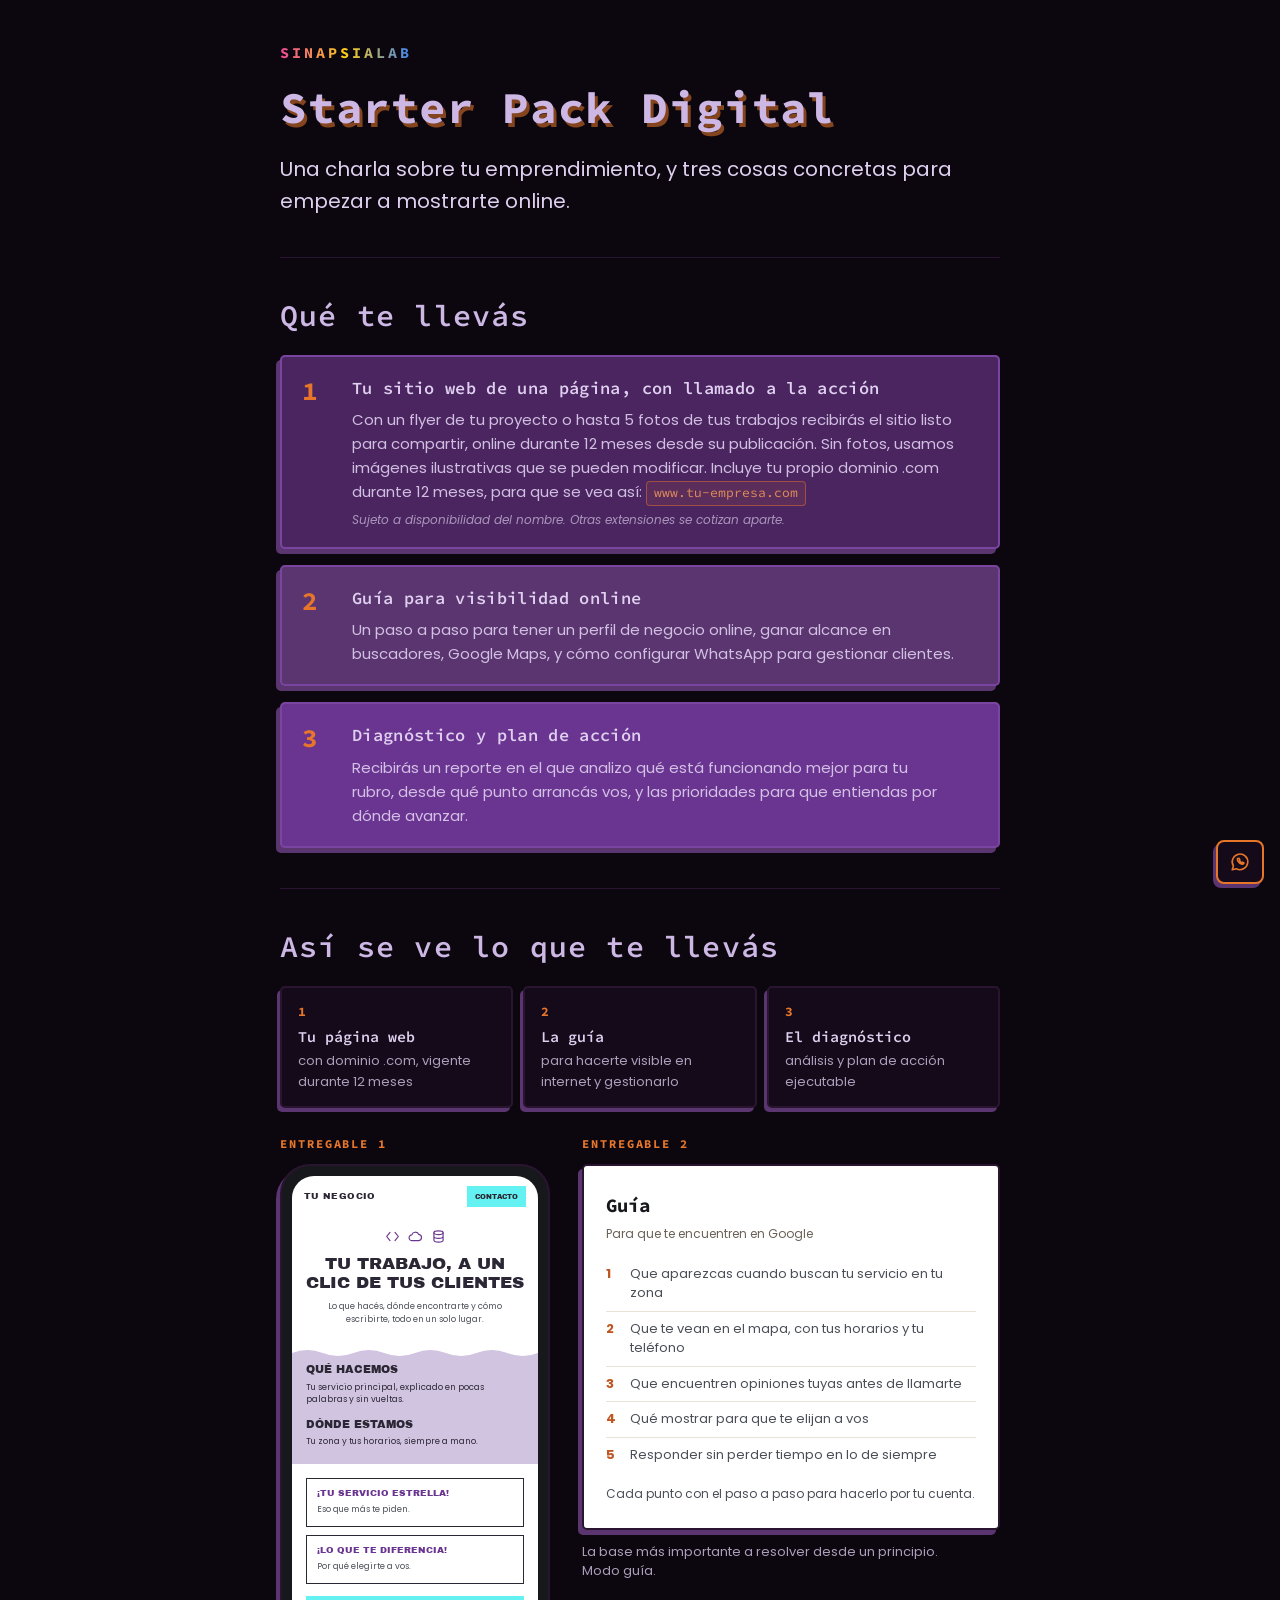
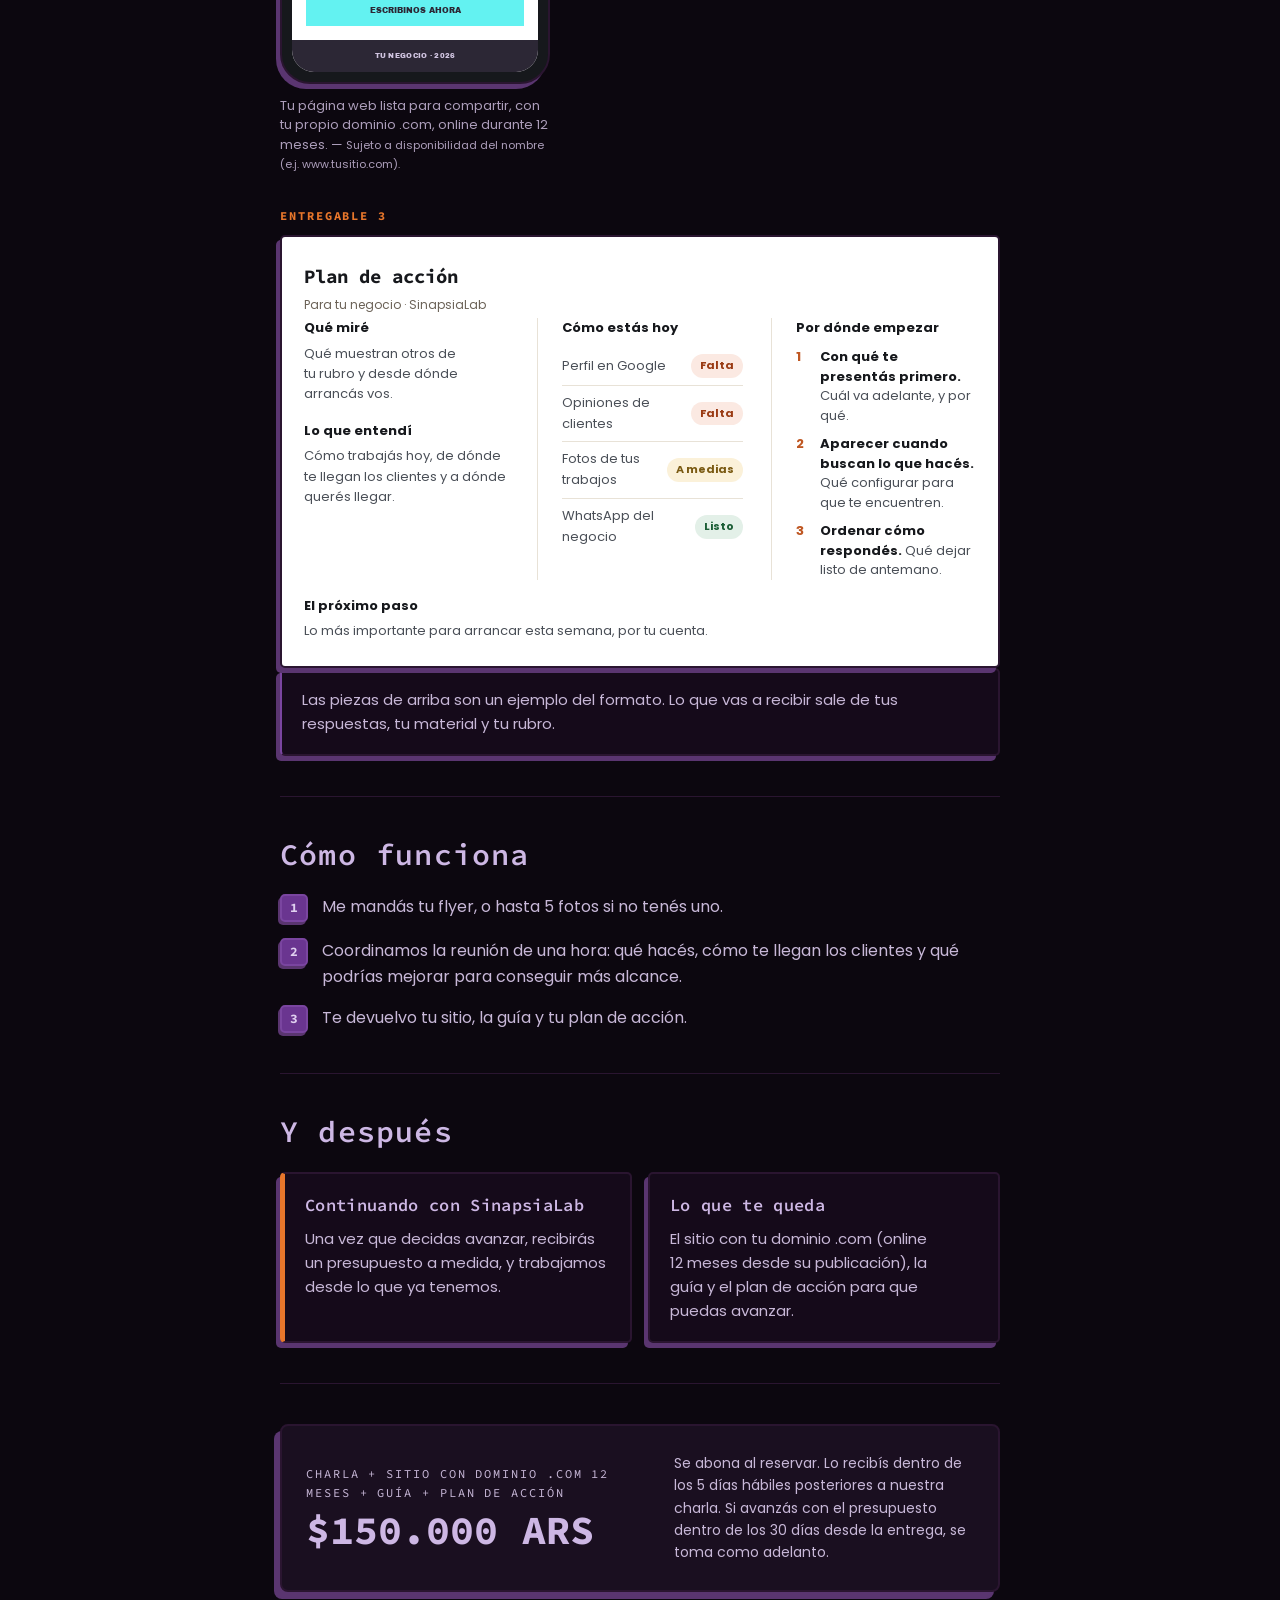
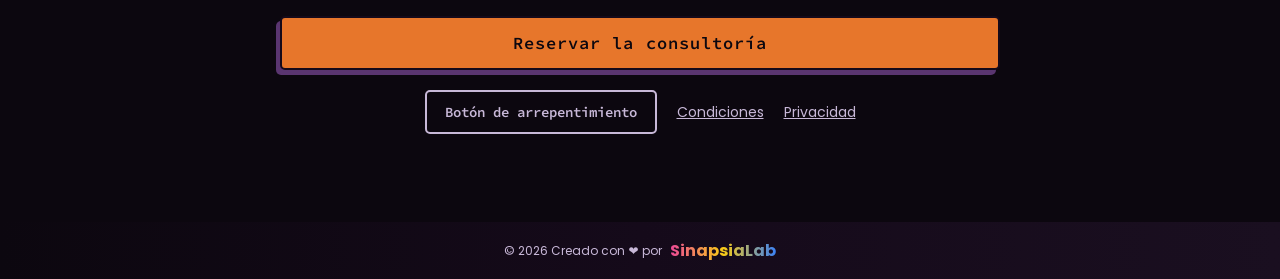
<file: index.html>
<!doctype html>
<html lang="es">
  <head>
    <meta charset="utf-8" />
    <meta
      name="viewport"
      content="width=device-width, initial-scale=1, viewport-fit=cover"
    />
    <title>Starter Pack Digital — SinapsiaLab</title>
    <meta
      name="description"
      content="Una charla sobre tu emprendimiento y tres cosas concretas para empezar a mostrarte online: tu sitio de una página con llamado a la acción, una guía para emprendedores y tu plan de acción."
    />
    <link rel="canonical" href="https://starter.sinapsialab.com/" />
    <link rel="icon" href="favicon.ico" sizes="any" />

    <meta property="og:type" content="website" />
    <meta property="og:site_name" content="SinapsiaLab" />
    <meta property="og:url" content="https://starter.sinapsialab.com/" />
    <meta property="og:title" content="Starter Pack Digital — SinapsiaLab" />
    <meta
      property="og:description"
      content="Tu sitio con llamado a la acción, una guía para emprendedores y tu plan de acción. Todo a partir de una charla."
    />
    <meta
      property="og:image"
      content="https://starter.sinapsialab.com/assets/og-starter.png"
    />
    <meta property="og:image:width" content="1200" />
    <meta property="og:image:height" content="630" />
    <meta
      property="og:image:alt"
      content="Starter Pack Digital: una charla, tu sitio de una página, una guía y un plan de acción."
    />

    <meta name="twitter:card" content="summary_large_image" />
    <meta name="twitter:title" content="Starter Pack Digital — SinapsiaLab" />
    <meta
      name="twitter:description"
      content="Tu sitio con llamado a la acción, una guía para emprendedores y tu plan de acción. Todo a partir de una charla."
    />
    <meta
      name="twitter:image"
      content="https://starter.sinapsialab.com/assets/og-starter.png"
    />

    <link
      rel="stylesheet"
      href="https://fonts.googleapis.com/css2?family=Poppins:wght@300;400;500;600;700&family=Source+Code+Pro:wght@300;400;600;700&family=Archivo+Black&display=swap"
    />
    <link rel="stylesheet" href="assets/css/tokens.css" />
    <link rel="stylesheet" href="assets/css/base.css" />
    <link rel="stylesheet" href="assets/css/layout.css" />
    <link rel="stylesheet" href="assets/css/components.css" />
    <link rel="stylesheet" href="assets/css/print.css" />
  </head>
  <body>
    <main class="wrap">
      <section>
        <a
          class="eyebrow"
          href="https://www.sinapsialab.com"
          target="_blank"
          rel="noopener noreferrer"
          >SinapsiaLab</a
        >
        <h1>Starter Pack Digital</h1>
        <p class="lede">
          Una charla sobre tu emprendimiento, y tres cosas concretas para
          empezar a mostrarte online.
        </p>
      </section>

      <section>
        <h2>Qué te llevás</h2>
        <div class="items">
          <div class="item">
            <div class="item__n">1</div>
            <div class="item__b">
              <h3>Tu sitio web de una página, con llamado a la acción</h3>
              <p>
                Con un flyer de tu proyecto o hasta 5 fotos de tus trabajos
                recibirás el sitio listo para compartir, online durante 12 meses
                desde su publicación. Sin fotos, usamos imágenes ilustrativas
                que se pueden modificar. Incluye tu propio dominio .com durante
                12 meses, para que se vea así:
                <span class="url-badge">www.<wbr />tu-empresa.com</span>
                <span class="item__note"
                  >Sujeto a disponibilidad del nombre. Otras extensiones se
                  cotizan aparte.</span
                >
              </p>
            </div>
          </div>
          <div class="item">
            <div class="item__n">2</div>
            <div class="item__b">
              <h3>Guía para visibilidad online</h3>
              <p>
                Un paso a paso para tener un perfil de negocio online, ganar
                alcance en buscadores, Google Maps, y cómo configurar WhatsApp
                para gestionar clientes.
              </p>
            </div>
          </div>
          <div class="item">
            <div class="item__n">3</div>
            <div class="item__b">
              <h3>Diagnóstico y plan de acción</h3>
              <p>
                Recibirás un reporte en el que analizo qué está funcionando
                mejor para tu rubro, desde qué punto arrancás vos, y las
                prioridades para que entiendas por dónde avanzar.
              </p>
            </div>
          </div>
        </div>
      </section>

      <section>
        <h2>Así se ve lo que te llevás</h2>
        <ol class="pieces">
          <li class="piece">
            <span class="piece__n">1</span>
            <span class="piece__t">Tu página web</span>
            <span class="piece__d">con dominio .com, vigente durante 12 meses</span>
          </li>
          <li class="piece">
            <span class="piece__n">2</span>
            <span class="piece__t">La guía</span>
            <span class="piece__d"
              >para hacerte visible en internet y gestionarlo</span
            >
          </li>
          <li class="piece">
            <span class="piece__n">3</span>
            <span class="piece__t">El diagnóstico</span>
            <span class="piece__d">análisis y plan de acción ejecutable</span>
          </li>
        </ol>

        <div class="demo">
          <div>
            <p class="tag">Entregable 1</p>
            <div class="phone">
              <div class="phone__s mk">
                <div class="mk__bar">
                  <span class="mk__brand">TU NEGOCIO</span>
                  <span class="mk__nav">CONTACTO</span>
                </div>
                <div class="mk__hero">
                  <div class="mk__icons">
                    <svg class="mk__ic" viewBox="0 0 18 18" aria-hidden="true">
                      <path d="M6 4 2 9l4 5M12 4l4 5-4 5" /></svg
                    ><svg class="mk__ic" viewBox="0 0 18 18" aria-hidden="true">
                      <path
                        d="M5 14a3.5 3.5 0 0 1-.4-7A4.5 4.5 0 0 1 13 6.5 3.8 3.8 0 0 1 13 14Z"
                      /></svg
                    ><svg class="mk__ic" viewBox="0 0 18 18" aria-hidden="true">
                      <ellipse cx="9" cy="4.5" rx="5.5" ry="2.2" />
                      <path
                        d="M3.5 4.5v9c0 1.2 2.5 2.2 5.5 2.2s5.5-1 5.5-2.2v-9M3.5 9c0 1.2 2.5 2.2 5.5 2.2s5.5-1 5.5-2.2"
                      />
                    </svg>
                  </div>
                  <p class="mk__h1">TU TRABAJO, A UN CLIC DE TUS CLIENTES</p>
                  <p class="mk__sub">
                    Lo que hacés, dónde encontrarte y cómo escribirte, todo en
                    un solo lugar.
                  </p>
                </div>
                <svg
                  class="mk__wave"
                  viewBox="0 0 100 10"
                  preserveAspectRatio="none"
                  aria-hidden="true"
                >
                  <path
                    d="M0,6 q6.25,-6 12.5,0 t12.5,0 q6.25,-6 12.5,0 t12.5,0 q6.25,-6 12.5,0 t12.5,0 q6.25,-6 12.5,0 t12.5,0 V10 H0 Z"
                  />
                </svg>
                <div class="mk__light">
                  <p class="mk__t">QUÉ HACEMOS</p>
                  <p class="mk__p">
                    Tu servicio principal, explicado en pocas palabras y sin
                    vueltas.
                  </p>
                  <p class="mk__t mk__t--mt">DÓNDE ESTAMOS</p>
                  <p class="mk__p">Tu zona y tus horarios, siempre a mano.</p>
                </div>
                <div class="mk__cards">
                  <div class="mk__card">
                    <p class="mk__ct">¡TU SERVICIO ESTRELLA!</p>
                    <p class="mk__cp">Eso que más te piden.</p>
                  </div>
                  <div class="mk__card">
                    <p class="mk__ct">¡LO QUE TE DIFERENCIA!</p>
                    <p class="mk__cp">Por qué elegirte a vos.</p>
                  </div>
                  <p class="mk__cta">ESCRIBINOS AHORA</p>
                </div>
                <div class="mk__foot">TU NEGOCIO · 2026</div>
              </div>
            </div>
            <p class="demo__cap">
              Tu página web lista para compartir, con tu propio dominio .com, online durante 12 meses. —
              <span class="demo__cap--note">
                Sujeto a disponibilidad del nombre (e.j. www.tusitio.com).
              </span>
            </p>
          </div>

          <div>
            <p class="tag">Entregable 2</p>
            <div class="sheet sheet--guide">
              <p class="sheet__ttl">Guía</p>
              <p class="sheet__meta">Para que te encuentren en Google</p>
              <ol class="guide__idx">
                <li>
                  <span class="guide__n">1</span
                  ><span
                    >Que aparezcas cuando buscan tu servicio en tu zona</span
                  >
                </li>
                <li>
                  <span class="guide__n">2</span
                  ><span
                    >Que te vean en el mapa, con tus horarios y tu
                    teléfono</span
                  >
                </li>
                <li>
                  <span class="guide__n">3</span
                  ><span>Que encuentren opiniones tuyas antes de llamarte</span>
                </li>
                <li>
                  <span class="guide__n">4</span
                  ><span>Qué mostrar para que te elijan a vos</span>
                </li>
                <li>
                  <span class="guide__n">5</span
                  ><span>Responder sin perder tiempo en lo de siempre</span>
                </li>
              </ol>
              <p class="sheet__p guide__foot">
                Cada punto con el paso a paso para hacerlo por tu cuenta.
              </p>
            </div>
            <p class="demo__cap">
              La base más importante a resolver desde un principio. Modo guía.
            </p>
          </div>

          <div>
            <p class="tag">Entregable 3</p>
            <div class="sheet sheet--plan">
              <div class="sheet__head">
                <p class="sheet__ttl">Plan de acción</p>
                <p class="sheet__meta">Para tu negocio · SinapsiaLab</p>
              </div>

              <div class="sheet__grid">
                <div class="sheet__col">
                  <p class="sheet__h">Qué miré</p>
                  <p class="sheet__p">
                    Qué muestran otros de tu rubro y desde dónde arrancás vos.
                  </p>

                  <p class="sheet__h">Lo que entendí</p>
                  <p class="sheet__p">
                    Cómo trabajás hoy, de dónde te llegan los clientes y a dónde
                    querés llegar.
                  </p>
                </div>

                <div class="sheet__col">
                  <p class="sheet__h">Cómo estás hoy</p>
                  <ul class="state">
                    <li>
                      <span class="state__k">Perfil en Google</span
                      ><span class="state__v state__v--no">Falta</span>
                    </li>
                    <li>
                      <span class="state__k">Opiniones de clientes</span
                      ><span class="state__v state__v--no">Falta</span>
                    </li>
                    <li>
                      <span class="state__k">Fotos de tus trabajos</span
                      ><span class="state__v state__v--mid">A medias</span>
                    </li>
                    <li>
                      <span class="state__k">WhatsApp del negocio</span
                      ><span class="state__v state__v--ok">Listo</span>
                    </li>
                  </ul>
                </div>

                <div class="sheet__col">
                  <p class="sheet__h">Por dónde empezar</p>
                  <ol class="sheet__ol">
                    <li>
                      <span class="sheet__num">1</span
                      ><span
                        ><b>Con qué te presentás primero.</b> Cuál va adelante,
                        y por qué.</span
                      >
                    </li>
                    <li>
                      <span class="sheet__num">2</span
                      ><span
                        ><b>Aparecer cuando buscan lo que hacés.</b> Qué
                        configurar para que te encuentren.</span
                      >
                    </li>
                    <li>
                      <span class="sheet__num">3</span
                      ><span
                        ><b>Ordenar cómo respondés.</b> Qué dejar listo de
                        antemano.</span
                      >
                    </li>
                  </ol>
                </div>
              </div>

              <p class="sheet__h">El próximo paso</p>
              <p class="sheet__p">
                Lo más importante para arrancar esta semana, por tu cuenta.
              </p>
            </div>
          </div>
        </div>

        <div class="box box--note">
          <p>
            Las piezas de arriba son un ejemplo del formato. Lo que vas a
            recibir sale de tus respuestas, tu material y tu rubro.
          </p>
        </div>
      </section>

      <section>
        <h2>Cómo funciona</h2>
        <ol class="steps">
          <li>
            <b>1</b>
            <p>Me mandás tu flyer, o hasta 5 fotos si no tenés uno.</p>
          </li>
          <li>
            <b>2</b>
            <p>
              Coordinamos la reunión de una hora: qué hacés, cómo te llegan los
              clientes y qué podrías mejorar para conseguir más alcance.
            </p>
          </li>
          <li>
            <b>3</b>
            <p>Te devuelvo tu sitio, la guía y tu plan de acción.</p>
          </li>
        </ol>
      </section>

      <section>
        <h2>Y después</h2>
        <div class="split">
          <div class="box box--good">
            <h3>Continuando con SinapsiaLab</h3>
            <p>
              Una vez que decidas avanzar, recibirás un presupuesto a medida, y
              trabajamos desde lo que ya tenemos.
            </p>
          </div>
          <div class="box">
            <h3>Lo que te queda</h3>
            <p>
              El sitio con tu dominio .com (online 12 meses desde su publicación), la guía y el plan
              de acción para que puedas avanzar.
            </p>
          </div>
        </div>
      </section>

      <section>
        <div class="price">
          <div>
            <div class="price__lbl">
              Charla + sitio con dominio .com 12 meses + guía + plan de acción
            </div>
            <div class="price__n">$150.000 ARS</div>
          </div>
          <p class="price__note">
            Se abona al reservar. Lo recibís dentro de los 5 días hábiles
            posteriores a nuestra charla. Si avanzás con el presupuesto dentro
            de los 30 días desde la entrega, se toma como adelanto.
          </p>
        </div>
        <button class="cta cta--full" type="button" id="rsv-open">
          Reservar la consultoría
        </button>
        <nav class="legal-links" aria-label="Información legal">
          <a class="legal-links__btn" href="legal.html#arrepentimiento"
            >Botón de arrepentimiento</a
          >
          <a href="legal.html#condiciones">Condiciones</a>
          <a href="legal.html#privacidad">Privacidad</a>
        </nav>
      </section>
    </main>

    <footer class="sl-footer">
      <p class="sl-footer__t">
        © <span id="sl-year">2026</span> Creado con ❤️ por
      </p>
      <a
        class="sl-footer__a"
        href="https://www.sinapsialab.com"
        target="_blank"
        rel="noopener noreferrer"
        >SinapsiaLab</a
      >
    </footer>
    <a
      class="wa"
      href="https://wa.me/541136429294?text=Hola!%20Tengo%20una%20consulta%20sobre%20el%20Starter%20Pack%20Digital."
      target="_blank"
      rel="noopener noreferrer"
      aria-label="Consultar por WhatsApp"
    >
      <svg
        class="wa__icon"
        viewBox="0 0 24 24"
        aria-hidden="true"
        focusable="false"
      >
        <path d="M3.5 20.5l1.3-4.2A8.5 8.5 0 1 1 8 19.3l-4.5 1.2z" />
        <path
          d="M9.3 8.3c-.4.7-.2 1.6.4 2.6 1 1.6 2.4 2.7 4 3.3 1 .3 1.8.1 2.3-.5l.3-.6-1.8-1-.6.6c-.8-.2-2-1.2-2.5-2.2l.5-.7-.9-1.8-.7.1z"
        />
      </svg>
      <span class="wa__label">Hablemos</span>
    </a>

    <!-- Reserva: pantalla completa que baja desde arriba, como las secciones de sinapsialab.com (× arriba a la derecha) -->
    <div class="rsv-screen" id="rsv-modal" hidden>
      <div
        class="rsv-screen__body"
        role="dialog"
        aria-modal="true"
        aria-labelledby="rsv-modal-title"
      >
        <button
          class="rsv-screen__close"
          type="button"
          data-rsv-close
          aria-label="Cerrar"
        >
          &times;
        </button>
        <h2 class="rsv-screen__title" id="rsv-modal-title">
          Reservar la consultoría
        </h2>
        <p class="rsv__intro" id="rsv-intro">
          Para emitir tu recibo y coordinar la charla necesito estos datos.
        </p>

        <form class="rsv" id="rsv-form" novalidate>
          <div class="rsv__grid">
            <div class="rsv__field">
              <label for="rsv-nombre">Tu nombre</label>
              <input
                class="rsv__input"
                id="rsv-nombre"
                name="nombre"
                type="text"
                autocomplete="name"
                required
              />
            </div>

            <div class="rsv__field">
              <label for="rsv-negocio">Tu negocio o proyecto</label>
              <input
                class="rsv__input"
                id="rsv-negocio"
                name="negocio"
                type="text"
                required
              />
            </div>

            <div class="rsv__field">
              <label for="rsv-email">Tu email</label>
              <input
                class="rsv__input"
                id="rsv-email"
                name="email"
                type="email"
                autocomplete="email"
                required
              />
              <span class="rsv__hint"
                >Ahí te llegan el recibo y la entrega.</span
              >
            </div>

            <div class="rsv__field">
              <label for="rsv-wpp">Tu número de teléfono</label>
              <input
                class="rsv__input"
                id="rsv-wpp"
                name="whatsapp"
                type="tel"
                inputmode="tel"
                autocomplete="tel"
                required
              />
              <span class="rsv__hint"
                >Con característica, sin el 0 ni el 15.</span
              >
            </div>

            <div class="rsv__field rsv__field--full">
              <label for="rsv-material">¿Tenés un flyer de tu proyecto?</label>
              <select class="rsv__input" id="rsv-material" name="material">
                <option value="flyer">Sí, tengo flyer</option>
                <option value="fotos">No, mando hasta 5 fotos</option>
                <option value="nada">Todavía no tengo nada</option>
              </select>
            </div>

            <div class="rsv__field rsv__field--full">
              <label for="rsv-dominio">Dominio .com para tu sitio (opcional)</label>
              <div class="rsv__inline">
                <input
                  class="rsv__input"
                  id="rsv-dominio"
                  name="dominio"
                  type="text"
                  inputmode="url"
                  autocapitalize="none"
                  autocomplete="off"
                  spellcheck="false"
                  placeholder="minegocio.com"
                />
                <button class="rsv__check" type="button" id="rsv-dominio-check">
                  Verificar
                </button>
              </div>
              <p
                class="rsv__status"
                id="rsv-dominio-status"
                role="status"
                aria-live="polite"
                hidden
              ></p>
              <span class="rsv__hint"
                >Está incluido en el pack, si el nombre está disponible. Si
                todavía no lo sabés, dejalo vacío y lo definimos en la
                charla.</span
              >
            </div>
          </div>

          <p class="rsv__error" id="rsv-error" role="alert" hidden></p>

          <div class="rsv__trap" aria-hidden="true">
            <label
              >No completar este campo
              <input
                type="text"
                name="website"
                tabindex="-1"
                autocomplete="off"
              />
            </label>
          </div>

          <button class="cta rsv__submit" type="submit">Continuar</button>
          <p class="cta__note">
            Primero revisás tus datos y después pasás a un checkout de pago
            seguro. Esta página no recibe ni guarda los datos de tu tarjeta.
          </p>
          <p class="cta__note">
            Al continuar aceptás las
            <a href="legal.html#condiciones" target="_blank" rel="noopener"
              >condiciones</a
            >
            y la
            <a href="legal.html#privacidad" target="_blank" rel="noopener"
              >política de privacidad</a
            >.
          </p>
        </form>

        <div class="rsv__done" id="rsv-done" hidden>
          <p class="tag">Tu reserva</p>
          <div class="rsv__summary">
            <div class="rsv__row">
              <span>Starter Pack Digital</span><b>$150.000 ARS</b>
            </div>
            <div class="rsv__row rsv__row--sub">
              <span
                >Charla + sitio con dominio .com 12 meses + guía + plan de acción</span
              >
            </div>
            <dl class="rsv__data" id="rsv-datos"></dl>
          </div>
          <p class="rsv__error" id="rsv-pay-error" role="alert" hidden></p>
          <button class="cta cta--full" type="button" id="rsv-pagar">
            Ir a pagar
          </button>
          <p class="cta__note">
            Pasás a un checkout de pago seguro. Esta página no recibe ni guarda
            los datos de tu tarjeta.
          </p>
          <button class="rsv__back" type="button" id="rsv-back">
            Corregir mis datos
          </button>
        </div>

        <div class="rsv__result" id="rsv-result" hidden>
          <p class="rsv__intro" id="rsv-result-text"></p>
          <button class="cta" type="button" data-rsv-close>Cerrar</button>
        </div>
      </div>
    </div>

    <script src="assets/js/year.js" defer></script>
    <script src="assets/js/reserva.js" defer></script>
    <script src="assets/js/wa.js" defer></script>
  </body>
</html>
</file>
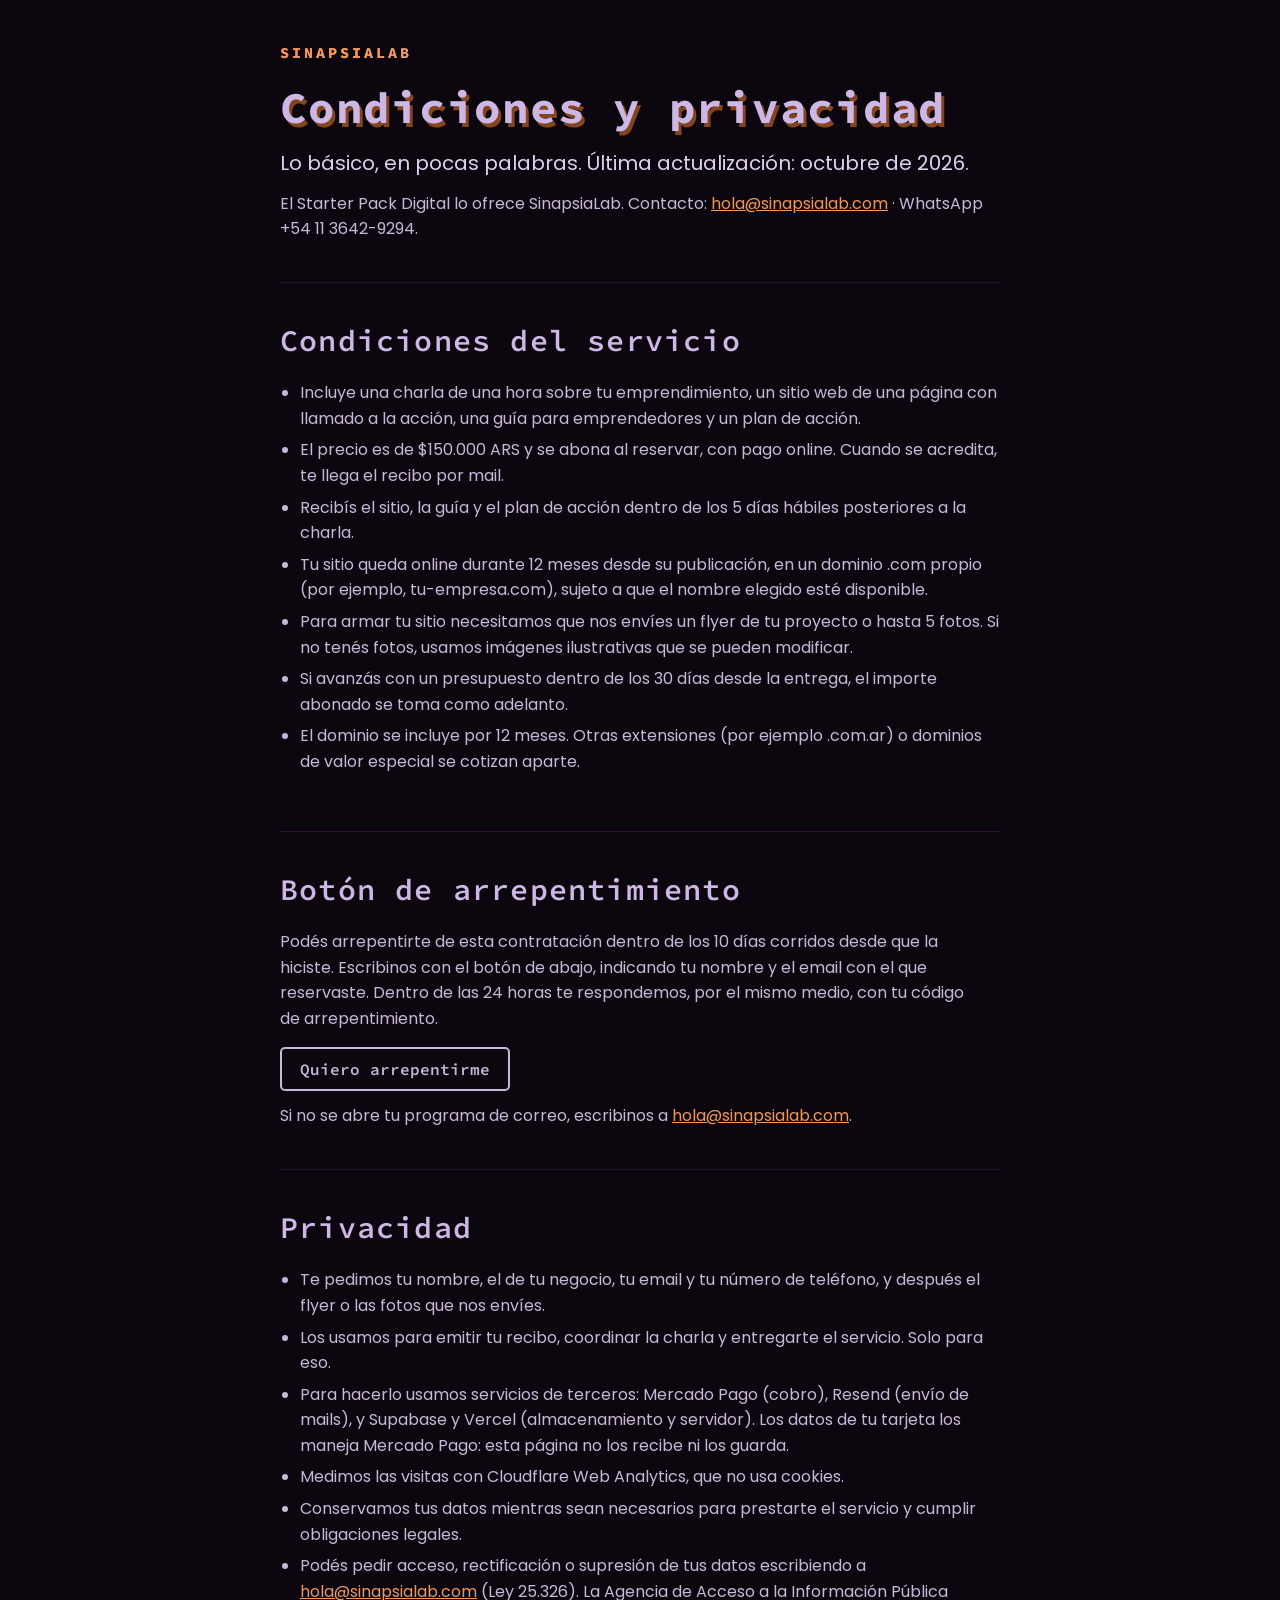
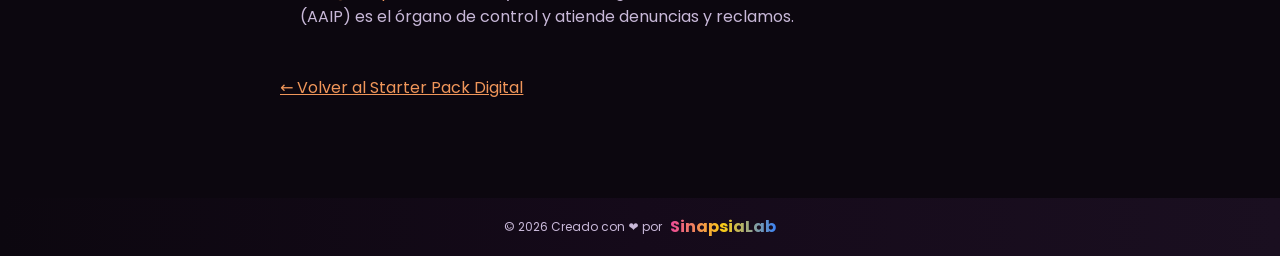
<file: legal.html>
<!doctype html>
<html lang="es">
  <head>
    <meta charset="utf-8" />
    <meta
      name="viewport"
      content="width=device-width, initial-scale=1, viewport-fit=cover"
    />
    <title>Condiciones y privacidad — Starter Pack Digital</title>
    <meta
      name="description"
      content="Condiciones del servicio, privacidad y botón de arrepentimiento del Starter Pack Digital de SinapsiaLab."
    />
    <link rel="canonical" href="https://starter.sinapsialab.com/legal.html" />
    <link rel="icon" href="favicon.ico" sizes="any" />
    <link
      rel="stylesheet"
      href="https://fonts.googleapis.com/css2?family=Poppins:wght@300;400;500;600;700&family=Source+Code+Pro:wght@300;400;600;700&display=swap"
    />
    <link rel="stylesheet" href="assets/css/tokens.css" />
    <link rel="stylesheet" href="assets/css/base.css" />
    <link rel="stylesheet" href="assets/css/layout.css" />
    <link rel="stylesheet" href="assets/css/components.css" />
    <link rel="stylesheet" href="assets/css/print.css" />
  </head>
  <body>
    <main class="wrap legal">
      <section>
        <a class="eyebrow" href="https://www.sinapsialab.com">SinapsiaLab</a>
        <h1>Condiciones y privacidad</h1>
        <p class="lede">
          Lo básico, en pocas palabras. Última actualización: octubre de 2026.
        </p>
        <!-- COMPLETAR antes de difundir: denominación completa, CUIT y domicilio del proveedor (Res. GMC 21/2004). -->
        <p>
          El Starter Pack Digital lo ofrece SinapsiaLab. Contacto:
          <a href="mailto:hola@sinapsialab.com">hola@sinapsialab.com</a> ·
          WhatsApp +54 11 3642-9294.
        </p>
      </section>

      <section id="condiciones">
        <h2>Condiciones del servicio</h2>
        <ul>
          <li>
            Incluye una charla de una hora sobre tu emprendimiento, un sitio web
            de una página con llamado a la acción, una guía para emprendedores y
            un plan de acción.
          </li>
          <li>
            El precio es de $150.000 ARS y se abona al reservar, con pago online.
            Cuando se acredita, te llega el recibo por mail.
          </li>
          <li>
            Recibís el sitio, la guía y el plan de acción dentro de los 5 días
            hábiles posteriores a la charla.
          </li>
          <li>
            Tu sitio queda online durante 12 meses desde su publicación, en un
            dominio .com propio (por ejemplo, tu-empresa.com), sujeto a que el
            nombre elegido esté disponible.
          </li>
          <li>
            Para armar tu sitio necesitamos que nos envíes un flyer de tu
            proyecto o hasta 5 fotos. Si no tenés fotos, usamos imágenes
            ilustrativas que se pueden modificar.
          </li>
          <li>
            Si avanzás con un presupuesto dentro de los 30 días desde la
            entrega, el importe abonado se toma como adelanto.
          </li>
          <li>
            El dominio se incluye por 12 meses. Otras extensiones (por ejemplo
            .com.ar) o dominios de valor especial se cotizan aparte.
          </li>
        </ul>
      </section>

      <section id="arrepentimiento">
        <h2>Botón de arrepentimiento</h2>
        <p>
          Podés arrepentirte de esta contratación dentro de los 10 días corridos
          desde que la hiciste. Escribinos con el botón de abajo, indicando tu
          nombre y el email con el que reservaste. Dentro de las 24 horas te
          respondemos, por el mismo medio, con tu código de arrepentimiento.
        </p>
        <a
          class="legal-links__btn"
          href="mailto:hola@sinapsialab.com?subject=Arrepentimiento%20-%20Starter%20Pack%20Digital&amp;body=Nombre%3A%0AEmail%20con%20el%20que%20reserv%C3%A9%3A%0A"
          >Quiero arrepentirme</a
        >
        <p>
          Si no se abre tu programa de correo, escribinos a
          <a href="mailto:hola@sinapsialab.com">hola@sinapsialab.com</a>.
        </p>
      </section>

      <section id="privacidad">
        <h2>Privacidad</h2>
        <ul>
          <li>
            Te pedimos tu nombre, el de tu negocio, tu email y tu número de
            teléfono, y después el flyer o las fotos que nos envíes.
          </li>
          <li>
            Los usamos para emitir tu recibo, coordinar la charla y entregarte
            el servicio. Solo para eso.
          </li>
          <li>
            Para hacerlo usamos servicios de terceros: Mercado Pago (cobro),
            Resend (envío de mails), y Supabase y Vercel (almacenamiento y
            servidor). Los datos de tu tarjeta los maneja Mercado Pago: esta
            página no los recibe ni los guarda.
          </li>
          <li>
            Medimos las visitas con Cloudflare Web Analytics, que no usa
            cookies.
          </li>
          <li>
            Conservamos tus datos mientras sean necesarios para prestarte el
            servicio y cumplir obligaciones legales.
          </li>
          <li>
            Podés pedir acceso, rectificación o supresión de tus datos
            escribiendo a
            <a href="mailto:hola@sinapsialab.com">hola@sinapsialab.com</a> (Ley
            25.326). La Agencia de Acceso a la Información Pública (AAIP) es el
            órgano de control y atiende denuncias y reclamos.
          </li>
        </ul>
        <a class="legal__back" href="./">← Volver al Starter Pack Digital</a>
      </section>
    </main>

    <footer class="sl-footer">
      <p class="sl-footer__t">
        © <span id="sl-year">2026</span> Creado con ❤️ por
      </p>
      <a
        class="sl-footer__a"
        href="https://www.sinapsialab.com"
        target="_blank"
        rel="noopener noreferrer"
        >SinapsiaLab</a
      >
    </footer>
    <script src="assets/js/year.js"></script>
  </body>
</html>
</file>
<file: assets/css/tokens.css>
/* Tokens — mapeados 1:1 a los tokens portfolio-* de sinapsialab-astro/src/styles/global.css
   (ver DESIGN.md). Fondo casi negro, rampa violeta para offsets/cards, naranja de acento. */
:root {
  /* Superficies — portfolio-deep / dark / base */
  --ground:    #0c070f; /* portfolio-deep — fondo principal */
  --surface:   #150a1a; /* portfolio-dark — cards planas (bloques "Y después") */
  --sunk:      #1a0f20; /* portfolio-base — bloque de precio */

  /* Texto — portfolio-text / text-light / light */
  --ink:       #c8b8d8; /* portfolio-text — cuerpo */
  --ink-light: #e0d0f0; /* portfolio-text-light — énfasis (lede, cards) */
  --heading:   #cdb7e4; /* portfolio-light — h1/h2/precio */
  --muted:     #c8b8d8; /* alias de --ink para texto secundario */
  --line:      #2a1530; /* portfolio-medium — separadores y bordes */
  --hard:      #0c070f;

  /* Acento — portfolio-orange, sólido (no gradiente) */
  --accent:     #e7762b; /* CTA, números, borde-izq. de la card "buena" */
  --accent-tx:  #f0965a; /* variante clara para hover puntual */
  --on-accent:  #0c070f; /* texto sobre fondos naranjas */

  /* Rampa violeta — portfolio-gradient-1..4 (cards vivid y offsets retro) */
  --grad-1: #4a2560;
  --grad-2: #5a3570;
  --grad-3: #6a3590;
  --grad-4: #7a45a0;

  /* Offset retro — clon adaptado de NoStateNode, violeta del brand */
  --retro-offset:        var(--grad-2);
  --retro-offset-strong: var(--grad-4);
  --retro-shadow:        -4px 5px 0 0 var(--retro-offset);
  --retro-shadow-hover:  7px -4px 0 0 var(--retro-offset-strong);
  --retro-shadow-lg:     -6px 7px 0 0 var(--retro-offset);
  --retro-radius:        5px;
  --retro-radius-lg:     8px;
  --retro-border:        2px;
  --retro-ghost:         rgba(231, 118, 43, 0.55); /* fantasma naranja del título */

  /* Sobre fondo oscuro (bloque de precio) */
  --on-hard-dim:  var(--ink);
  --on-hard-soft: var(--ink-light);

  /* Marca SinapsiaLab — gradiente decorativo (.gradient-link), solo para el wordmark */
  --sl-bg-1:   #0c070f;
  --sl-bg-2:   #150a1a;
  --sl-bg-3:   #1a0f20;
  --sl-text:   #c8b8d8;
  --sl-grad-1: #ec4899;
  --sl-grad-2: #facc15;
  --sl-grad-3: #3b82f6;

  /* Tipografía híbrida: mono en títulos y botones, Poppins en párrafos */
  --font-display: 'Source Code Pro', ui-monospace, monospace;
  --font-body:    'Poppins', system-ui, sans-serif;
  --font-brand:   'Poppins', system-ui, sans-serif;
  --font-display-weight: 300;
}
</file>
<file: assets/css/base.css>
/* Base — reset mínimo y tipografía de documento. */
html { color-scheme: dark; }

* { box-sizing: border-box; }

body {
  margin: 0;
  background: var(--ground);
  color: var(--ink);
  font-family: var(--font-body);
  font-size: 1rem;
  line-height: 1.6;
}

/* La regla híbrida del sistema: mono en títulos, labels y botones. */
h1, h2, h3, label, button {
  font-family: var(--font-display);
  letter-spacing: .04em;
}

h1 {
  margin: 0.875rem 0 0;
  font-size: clamp(1.8125rem, 6.4vw, 2.75rem);
  line-height: 1.22;
  font-weight: 700;
  color: var(--heading);
  text-wrap: balance;
  text-shadow: 3px 4px 0 var(--retro-ghost);
}

h2 {
  margin: 0 0 1.375rem;
  font-size: clamp(1.4375rem, 5.2vw, 1.875rem);
  line-height: 1.18;
  font-weight: 600;
  color: var(--heading);
  text-wrap: balance;
}

h3 {
  margin: 0;
  font-size: 1.0625rem;
  font-weight: 600;
  letter-spacing: .02em;
}

p { margin: 0; text-wrap: pretty; }

img { max-width: 100%; }
</file>
<file: assets/css/layout.css>
/* Layout — ancho de página y ritmo vertical entre secciones. */
.wrap {
  max-width: 47.5rem;
  margin: 0 auto;
  padding-inline: 1.25rem;
}

section {
  padding-block: 2.5rem;
  border-top: 1px solid var(--line);
}

section:first-of-type { border-top: 0; }

.split {
  display: grid;
  grid-template-columns: 1fr;
  gap: 1rem;
}

@media (min-width: 720px) {
  .split { grid-template-columns: 1fr 1fr; }
}
</file>
<file: assets/css/components.css>
/* Componentes — cada bloque de la página, en orden de aparición.
   Todo lo que es "chrome" lleva la sombra offset dura del sistema retro. */

/* --- Texto auxiliar --- */
.eyebrow {
  display: inline-block;
  font-family: var(--font-display);
  font-size: 0.9375rem;
  font-weight: 700;
  letter-spacing: .2em;
  text-transform: uppercase;
  text-decoration: none;
  background: linear-gradient(90deg, var(--sl-grad-1) 0%, var(--sl-grad-2) 50%, var(--sl-grad-3) 100%);
  -webkit-background-clip: text;
  background-clip: text;
  color: transparent;
  border-bottom: 2px solid transparent;
}

.eyebrow:hover {
  border-bottom-color: var(--sl-grad-2);
}

.eyebrow:focus-visible {
  outline: 2px solid var(--sl-grad-2);
  outline-offset: 4px;
}

.lede {
  margin-top: 1.125rem;
  font-size: clamp(1.0625rem, 4.2vw, 1.25rem);
  font-weight: 400;
  color: var(--ink-light);
}

.muted { color: var(--muted); }

/* --- Qué te llevás: cards "vivid", ciclan la rampa violeta como card-retro-vivid --- */
.items {
  display: flex;
  flex-direction: column;
  gap: 1rem;
}

.item {
  display: flex;
  gap: 1rem;
  padding: 1.125rem 1.25rem;
  background: var(--grad-1);
  border: var(--retro-border) solid var(--grad-4);
  border-radius: var(--retro-radius);
  box-shadow: var(--retro-shadow);
}

.item:nth-child(3n+2) { background: var(--grad-2); }
.item:nth-child(3n+3) { background: var(--grad-3); }

.item__n {
  flex-shrink: 0;
  width: 2.125rem;
  font-family: var(--font-display);
  font-size: 1.625rem;
  font-weight: 700;
  line-height: 1.2;
  color: var(--accent);
}

.item__b {
  display: flex;
  flex-direction: column;
  gap: 0.375rem;
}

.item__b h3 { color: var(--ink-light); }

.item__b p {
  font-size: 0.9375rem;
  color: var(--ink-light);
  opacity: .9;
}

.item__note {
  display: block;
  margin-top: 0.25rem;
  font-size: 0.75rem;
  font-style: italic;
  color: var(--muted);
  opacity: .85;
}

.url-badge {
  display: inline-block;
  padding: 0.0625rem 0.4375rem;
  font-family: var(--font-display);
  font-size: 0.8125rem;
  color: var(--accent-tx);
  background: rgba(231, 118, 43, 0.12);
  border: 1px solid var(--retro-ghost);
  border-radius: 4px;
}

/* --- Cómo funciona: pasos --- */
.steps {
  list-style: none;
  margin: 0;
  padding: 0;
  display: flex;
  flex-direction: column;
  gap: 1rem;
}

.steps li {
  display: flex;
  gap: 0.875rem;
  align-items: flex-start;
}

.steps b {
  flex-shrink: 0;
  width: 1.75rem;
  height: 1.75rem;
  border-radius: var(--retro-radius);
  border: var(--retro-border) solid var(--grad-4);
  background: var(--grad-3);
  color: var(--ink-light);
  font-family: var(--font-display);
  font-weight: 700;
  display: inline-flex;
  align-items: center;
  justify-content: center;
  font-size: 0.8125rem;
  box-shadow: -2px 3px 0 0 var(--retro-offset);
}

/* --- Y después: bloques (card-retro sobre portfolio-dark) --- */
.box {
  padding: 1.125rem 1.25rem;
  background: var(--surface);
  border: var(--retro-border) solid var(--line);
  border-radius: var(--retro-radius);
  box-shadow: var(--retro-shadow);
}

.box--good {
  border-left-width: 5px;
  border-left-color: var(--accent);
}

.box h3 { color: var(--heading); margin-bottom: 0.5rem; }

.box p { color: var(--ink); font-size: 0.9375rem; }

/* --- Precio (card-retro-lg sobre portfolio-base) --- */
.price {
  background: var(--sunk);
  color: var(--heading);
  padding: 1.625rem 1.5rem;
  display: flex;
  flex-direction: column;
  gap: 0.875rem;
  border: var(--retro-border) solid var(--line);
  border-radius: var(--retro-radius-lg);
  box-shadow: var(--retro-shadow-lg);
}

.price__lbl {
  font-family: var(--font-display);
  font-size: 0.75rem;
  letter-spacing: .16em;
  text-transform: uppercase;
  color: var(--on-hard-dim);
}

.price__n {
  font-family: var(--font-display);
  font-size: clamp(2rem, 9vw, 2.5rem);
  font-weight: 700;
  line-height: 1.1;
  margin-top: 0.375rem;
  color: var(--heading);
}

.price__note {
  font-size: 0.875rem;
  color: var(--on-hard-dim);
}

@media (min-width: 720px) {
  .price {
    flex-direction: row;
    justify-content: space-between;
    align-items: center;
  }
.price__note { max-width: 18.75rem; }
}

/* --- Botón retro (btn-retro): naranja sólido, mono, offset que salta en hover --- */
.cta {
  display: inline-flex;
  justify-content: center;
  align-items: center;
  min-height: 3.25rem;
  margin-top: 1.5rem;
  padding: 0.875rem 1.625rem;
  background: var(--accent);
  color: var(--on-accent);
  font-family: var(--font-display);
  font-weight: 600;
  font-size: 1.0625rem;
  letter-spacing: .06em;
  text-decoration: none;
  border: var(--retro-border) solid var(--surface);
  border-radius: var(--retro-radius);
  box-shadow: var(--retro-shadow);
  transition: box-shadow .15s ease, opacity .15s ease, font-weight .15s ease;
}

.cta:hover {
  box-shadow: var(--retro-shadow-hover);
  opacity: .9;
  font-weight: 700;
}

.cta:focus-visible {
  outline: 3px solid var(--accent);
  outline-offset: 3px;
}

@media (prefers-reduced-motion: reduce) {
  .cta { transition: none; }
}

/* --- Footer de marca SinapsiaLab ---
   Convención compartida con el resto de los sitios y apps.
   Spec: footer-sinapsialab.html. No tocar sin actualizar los demás. */
.sl-footer {
  display: flex;
  justify-content: center;
  align-items: center;
  gap: 0.5rem;
  width: 100%;
  padding: 1rem 0;
  margin-top: 3rem;
  background: linear-gradient(to right, var(--sl-bg-1), var(--sl-bg-2), var(--sl-bg-3));
  font-family: var(--font-brand);
}

.sl-footer__t {
  margin: 0;
  font-size: 0.75rem;
  color: var(--sl-text);
}

.sl-footer__a {
  font-size: 1rem;
  font-weight: 700;
  text-decoration: none;
  background: linear-gradient(to right, var(--sl-grad-1) 0%, var(--sl-grad-2) 50%, var(--sl-grad-3) 100%);
  -webkit-background-clip: text;
  background-clip: text;
  color: transparent;
}

.sl-footer__a:focus-visible {
  outline: 2px solid var(--sl-grad-2);
  outline-offset: 3px;
}

/* --- Así se ve lo que te llevás: maquetas de los entregables ---
   El "chrome" (tags, notas) usa los tokens del sistema. El interior del
   teléfono y de la hoja NO: representan el material del cliente, así que
   llevan su propia paleta clara, como en el sitio real. */
.demo {
  display: grid;
  grid-template-columns: 1fr;
  gap: 2rem;
  margin-top: 1.625rem;
}

@media (min-width: 720px) {
  .demo { grid-template-columns: 270px 1fr; align-items: start; }
}

/* El teléfono y la guía van uno junto al otro; el plan de acción, más
   ancho y compacto, va debajo de los dos ocupando todo el ancho. */
@media (min-width: 720px) {
  .demo > div:nth-child(2) { grid-column: 2; }
  .demo > div:nth-child(3) { grid-column: 1 / -1; }
}

.tag {
  font-family: var(--font-display);
  font-size: 0.75rem;
  font-weight: 700;
  letter-spacing: .16em;
  text-transform: uppercase;
  color: var(--accent);
  margin-bottom: 0.625rem;
}

.demo__cap {
  margin-top: 0.75rem;
  font-size: 0.8125rem;
  line-height: 1.5;
  color: var(--muted);
  opacity: .85;
}

.demo__cap--note {
  font-size: 0.6875rem;
}

/* --- Maqueta de teléfono --- */
.phone {
  width: 100%;
  max-width: 270px;
  background: #16181C;
  border: var(--retro-border) solid var(--line);
  border-radius: 30px;
  padding: 10px;
  box-shadow: var(--retro-shadow);
}

.phone__s {
  background: #FFFFFF;
  border-radius: 22px;
  overflow: hidden;
}

/* Maqueta con el estilo de las páginas que se generan (versión clara) */
.mk { font-family: 'Archivo Black', 'Poppins', sans-serif; color: #2C2735; }

.mk__bar { display: flex; align-items: center; justify-content: space-between; padding: 10px 12px; }
.mk__brand { color: #2C2735; font-size: 9px; letter-spacing: .04em; }
.mk__nav { background: #63F2F1; color: #2C2735; font-size: 7px; padding: 5px 8px; }

.mk__hero { padding: 12px 14px 22px; text-align: center; background: #FFFFFF; }
.mk__icons { display: flex; justify-content: center; gap: 8px; }
.mk__ic { width: 15px; height: 15px; fill: none; stroke: #6A3590; stroke-width: 1.4; stroke-linecap: round; stroke-linejoin: round; }
.mk__h1 { margin-top: 10px; color: #2C2735; font-size: 17px; line-height: 1.12; }
.mk__sub { margin-top: 8px; color: #4A4F57; font-family: 'Poppins', sans-serif; font-size: 8.5px; line-height: 1.5; }

.mk__wave { display: block; width: 100%; height: 10px; background: #FFFFFF; fill: #D0C4E0; }

.mk__light { background: #D0C4E0; padding: 6px 14px 16px; }
.mk__t { font-size: 11px; line-height: 1.2; color: #2C2735; }
.mk__t--mt { margin-top: 12px; }
.mk__p { margin-top: 4px; font-family: 'Poppins', sans-serif; font-size: 8.5px; line-height: 1.5; color: #2C2735; }

.mk__cards { background: #FFFFFF; padding: 14px; display: flex; flex-direction: column; gap: 8px; }
.mk__card { border: 1px solid #2C2735; padding: 9px 10px; }
.mk__ct { color: #6A3590; font-size: 9px; line-height: 1.25; }
.mk__cp { margin-top: 4px; color: #4A4F57; font-family: 'Poppins', sans-serif; font-size: 8.5px; }
.mk__cta { margin-top: 4px; background: #63F2F1; color: #2C2735; text-align: center; font-size: 8px; padding: 9px 6px; }

.mk__foot { background: #2C2735; color: #D0C4E0; text-align: center; font-size: 7px; padding: 10px; letter-spacing: .04em; }

/* --- Maqueta del plan de acción --- */
.sheet {
  background: #FFFFFF;
  color: #16181C;
  border: var(--retro-border) solid var(--line);
  border-radius: var(--retro-radius);
  padding: 24px 22px;
  box-shadow: var(--retro-shadow);
}

.sheet__ttl { font-family: var(--font-display); font-size: 19px; font-weight: 700; }
.sheet__meta { margin-top: 4px; font-size: 12px; color: #6B6257; }
.sheet__h { margin-top: 16px; font-size: 13px; font-weight: 700; }
.sheet__p { margin-top: 5px; font-size: 13px; line-height: 1.55; color: #4A4F57; }

.sheet__ol {
  list-style: none;
  margin: 8px 0 0;
  padding: 0;
  display: flex;
  flex-direction: column;
  gap: 9px;
}

.sheet__ol li { display: flex; gap: 10px; font-size: 13px; line-height: 1.5; color: #4A4F57; }
.sheet__ol b { color: #16181C; }
.sheet__num { flex-shrink: 0; width: 14px; font-weight: 700; color: #BF5722; }

/* Versión ancha y compacta: el cuerpo se reparte en columnas en vez de
   apilarse, para que ocupe menos alto sin perder el resto de la maqueta. */
.sheet--plan .sheet__h:first-child,
.sheet--plan .sheet__col .sheet__h:first-child { margin-top: 0; }

.sheet__grid {
  margin-top: 4px;
  display: grid;
  grid-template-columns: 1fr;
  gap: 4px 0;
}

@media (min-width: 640px) {
  .sheet__grid { grid-template-columns: repeat(3, minmax(0, 1fr)); gap: 0 28px; }
  .sheet__col + .sheet__col { border-left: 1px solid #E8E2D7; padding-left: 24px; }
}

/* Nota al pie de la sección, sin el borde verde de la card "buena" */
.box--note { border-left-color: var(--grad-4); }
.box--note p { color: var(--ink); }
/* --- Las tres piezas, arriba de las maquetas --- */
.pieces {
  list-style: none;
  margin: 1.375rem 0 0;
  padding: 0;
  display: grid;
  grid-template-columns: 1fr;
  gap: 0.625rem;
}

@media (min-width: 640px) {
  .pieces { grid-template-columns: repeat(3, minmax(0, 1fr)); }
}

.piece {
  display: flex;
  flex-direction: column;
  gap: 0.125rem;
  padding: 0.875rem 1rem;
  background: var(--surface);
  border: var(--retro-border) solid var(--line);
  border-radius: var(--retro-radius);
  box-shadow: -3px 4px 0 0 var(--retro-offset);
}

.piece__n {
  font-family: var(--font-display);
  font-size: 0.8125rem;
  font-weight: 700;
  color: var(--accent);
}

.piece__t { font-family: var(--font-display); font-size: 0.9375rem; font-weight: 600; color: var(--ink-light); }
.piece__d { font-size: 0.8125rem; color: var(--muted); opacity: .85; }

/* --- Estado de los frentes, dentro del reporte ---
   Encoding por texto + color: el estado se lee sin depender del color. */
.state { list-style: none; margin: 8px 0 0; padding: 0; }

.state li {
  display: flex;
  align-items: center;
  justify-content: space-between;
  gap: 12px;
  padding: 7px 0;
  border-bottom: 1px solid #E8E2D7;
  font-size: 13px;
}

.state li:last-child { border-bottom: 0; }
.state__k { color: #4A4F57; }

.state__v {
  flex-shrink: 0;
  font-size: 11px;
  font-weight: 700;
  padding: 3px 9px;
  border-radius: 999px;
  white-space: nowrap;
}

.state__v--no  { background: #FBE9E2; color: #9A3B14; }
.state__v--mid { background: #FBF1D9; color: #7A5A12; }
.state__v--ok  { background: #E3F0E8; color: #1B5E36; }


/* --- Maqueta de la guía --- */
.sheet--guide { display: flex; flex-direction: column; }

.guide__idx {
  list-style: none;
  margin: 14px 0 0;
  padding: 0;
  display: flex;
  flex-direction: column;
}

.guide__idx li {
  display: flex;
  gap: 10px;
  align-items: baseline;
  padding: 8px 0;
  border-bottom: 1px solid #E8E2D7;
  font-size: 13px;
  line-height: 1.45;
  color: #4A4F57;
}

.guide__idx li:last-child { border-bottom: 0; }
.guide__n { flex-shrink: 0; width: 14px; font-weight: 700; color: #BF5722; }
.guide__foot { margin-top: 12px; font-size: 12px; }

/* --- Nota debajo del CTA --- */
.cta__note {
  margin-top: 0.75rem;
  font-size: 0.8125rem;
  line-height: 1.5;
  color: var(--muted);
  opacity: .85;
  max-width: 46ch;
}

/* --- Botón flotante de contacto ---
   Discreto: solo el ícono. Al pasar el mouse o enfocarlo con el teclado
   muestra "Hablemos". Misma paleta y offset retro que el resto del sistema. */
.wa {
  position: fixed;
  right: 1rem;
  bottom: calc(1rem + env(safe-area-inset-bottom, 0px));
  z-index: 50;
  display: inline-flex;
  align-items: center;
  height: 2.75rem;
  padding: 0 0.6875rem;
  border-radius: var(--retro-radius-lg);
  background: var(--surface);
  color: var(--accent);
  text-decoration: none;
  border: var(--retro-border) solid var(--accent);
  box-shadow: -3px 4px 0 0 var(--retro-offset);
  transition: background-color .15s ease, color .15s ease, padding .15s ease, opacity .18s ease, transform .18s ease;
}

.wa__icon {
  width: 1.375rem;
  height: 1.375rem;
  flex-shrink: 0;
  fill: none;
  stroke: currentColor;
  stroke-width: 1.7;
  stroke-linecap: round;
  stroke-linejoin: round;
}

.wa__label {
  font-family: var(--font-display);
  font-size: 0.875rem;
  font-weight: 600;
  white-space: nowrap;
  max-width: 0;
  overflow: hidden;
  opacity: 0;
  transition: max-width .18s ease, opacity .12s ease, margin-left .18s ease;
}

.wa:hover,
.wa:focus-visible { background: var(--accent); color: var(--on-accent); padding-right: 0.875rem; }
.wa:hover .wa__label,
.wa:focus-visible .wa__label { max-width: 5.625rem; margin-left: 0.5rem; opacity: 1; }
.wa:focus-visible { outline: 3px solid var(--accent); outline-offset: 3px; }

@media (prefers-reduced-motion: reduce) {
  .wa, .wa__label { transition: none; }
  .rsv-screen, .rsv-screen.is-closing { animation: none; }
}

/* Se oculta mientras el footer está a la vista, para no tapar su texto */
.wa.is-hidden { opacity: 0; transform: translateY(0.5rem); pointer-events: none; }

@media print { .wa { display: none; } }

/* --- Reserva: pantalla completa, igual que las secciones de sinapsialab.com.
       Baja desde arriba (slideDown), fondo liso y × arriba a la derecha. Sin card flotante. --- */
.cta--full { width: 100%; cursor: pointer; }

.rsv-screen {
  position: fixed;
  inset: 0;
  z-index: 60; /* por encima del flotante de WhatsApp (50) */
  background: var(--ground);
  overflow-y: auto;
  animation: rsv-slide-down .4s ease-out forwards;
}

.rsv-screen[hidden] { display: none; }
.rsv-screen.is-closing { animation: rsv-slide-up .4s ease-out forwards; }

@keyframes rsv-slide-down {
  from { transform: translateY(-100%); opacity: 0; }
  to   { transform: translateY(0);     opacity: 1; }
}
@keyframes rsv-slide-up {
  from { transform: translateY(0);     opacity: 1; }
  to   { transform: translateY(-100%); opacity: 0; }
}

.rsv-screen__body {
  width: 100%;
  max-width: 35rem;
  margin: 0 auto;
  padding: 3.5rem 1.25rem 3rem;
}

.rsv-screen__close {
  position: fixed;
  top: 0.75rem;
  right: 1.25rem;
  z-index: 1;
  width: 2.5rem;
  height: 2.5rem;
  padding: 0;
  background: none;
  border: 0;
  color: var(--ink);
  font-size: 1.875rem;
  line-height: 1;
  cursor: pointer;
  transition: color .2s ease;
}

.rsv-screen__close:hover { color: var(--accent); }
.rsv-screen__close:focus-visible { outline: 3px solid var(--accent); outline-offset: 2px; }

/* Título centrado con el fantasma naranja, como "Nuestros Servicios" */
.rsv-screen__title {
  margin: 0 0 1.25rem;
  text-align: center;
  font-family: var(--font-display);
  font-size: 1.375rem;
  font-weight: 700;
  letter-spacing: .06em;
  color: var(--heading);
  text-shadow: 5px 6px 0 var(--retro-ghost);
}

.rsv__intro {
  margin: 0;
  font-size: 0.9375rem;
  color: var(--ink);
}

.rsv__intro[hidden] { display: none; }

/* --- Formulario de reserva --- */
.rsv { display: flex; flex-direction: column; gap: 1.125rem; margin-top: 1.25rem; }
.rsv[hidden] { display: none; } /* gana al display:flex de arriba */
.rsv__grid { display: grid; grid-template-columns: 1fr; gap: 1.125rem; }
.rsv__field { display: flex; flex-direction: column; gap: 0.375rem; }

@media (min-width: 640px) {
  .rsv__grid { grid-template-columns: 1fr 1fr; }
  .rsv__field--full { grid-column: 1 / -1; }
}

.rsv label {
  font-family: var(--font-display);
  font-size: 0.8125rem;
  font-weight: 600;
  color: var(--ink-light, var(--ink));
}

.rsv__input {
  width: 100%;
  min-height: 3rem;
  padding: 0.75rem 0.875rem;
  background: var(--surface);
  color: var(--ink);
  font-family: var(--font-body);
  font-size: 1rem; /* 1rem (16px) evita el zoom automático en iOS */
  border: var(--retro-border) solid var(--line);
  border-radius: var(--retro-radius);
  box-shadow: -3px 4px 0 0 var(--retro-offset);
}

.rsv__input:focus { outline: none; border-color: var(--accent); }
.rsv__input:focus-visible { outline: 3px solid var(--accent); outline-offset: 2px; }

.rsv__hint { font-size: 0.75rem; color: var(--muted); opacity: .85; }

/* Campo de dominio: input + botón "Verificar" en una fila */
.rsv__inline { display: flex; gap: 10px; }
.rsv__inline .rsv__input { flex: 1; min-width: 0; }

.rsv__check {
  flex: none;
  min-height: 3rem;
  padding: 0 1rem;
  background: var(--grad-3);
  color: var(--ink-light);
  font-family: var(--font-display);
  font-size: 0.875rem;
  font-weight: 700;
  border: var(--retro-border) solid var(--line);
  border-radius: var(--retro-radius);
  box-shadow: -3px 4px 0 0 var(--retro-offset);
  cursor: pointer;
}

.rsv__check:hover:not(:disabled) { background: var(--accent); color: var(--on-accent); }
.rsv__check:focus-visible { outline: 3px solid var(--accent); outline-offset: 2px; }
.rsv__check:disabled { opacity: .7; cursor: progress; }

.rsv__status {
  margin: 0;
  padding: 0.5rem 0.75rem;
  font-size: 0.875rem;
  border-left: 4px solid;
  border-radius: var(--retro-radius);
}

.rsv__status[hidden] { display: none; }
.rsv__status[data-kind='ok'] { background: #12301f; color: #c4ecd0; border-color: #3fae6a; }
.rsv__status[data-kind='bad'] { background: #3A1A1A; color: #F6C7B8; border-color: #C9663A; }

.rsv__error {
  margin: 0;
  padding: 0.75rem 0.875rem;
  background: #3A1A1A;
  color: #F6C7B8;
  border-left: 4px solid #C9663A;
  border-radius: var(--retro-radius);
  font-size: 0.875rem;
}

.rsv__submit { margin-top: 0.25rem; align-self: flex-start; }
.rsv .cta__note { margin-top: 0.625rem; }

/* --- Resumen --- */
.rsv__done { margin-top: 1.25rem; }

.rsv__summary {
  padding: 1.125rem 1.25rem;
  background: var(--sunk);
  border: var(--retro-border) solid var(--line);
  border-radius: var(--retro-radius);
  box-shadow: var(--retro-shadow);
}

.rsv__row { display: flex; justify-content: space-between; gap: 1rem; align-items: baseline; }
.rsv__row b { font-family: var(--font-display); font-size: 1.25rem; white-space: nowrap; }
.rsv__row--sub { margin-top: 0.125rem; font-size: 0.8125rem; color: var(--muted); }

.rsv__data {
  margin: 1rem 0 0;
  padding-top: 0.875rem;
  border-top: 1px solid var(--line);
  display: grid;
  grid-template-columns: auto 1fr;
  gap: 0.375rem 0.875rem;
  font-size: 0.875rem;
}

.rsv__data dt { color: var(--muted); }
.rsv__data dd { margin: 0; overflow-wrap: anywhere; }

.rsv__back {
  display: block;
  margin-top: 0.875rem;
  padding: 0;
  background: none;
  border: 0;
  color: var(--accent);
  font-family: var(--font-body);
  font-size: 0.875rem;
  text-decoration: underline;
  cursor: pointer;
}


/* --- Reserva: campo trampa anti-bots, botón de pago y estado de resultado --- */
.rsv__trap {
  position: absolute;
  left: -9999px;
  width: 1px;
  height: 1px;
  overflow: hidden;
}

.cta:disabled { opacity: .6; cursor: progress; box-shadow: var(--retro-shadow); }

.rsv__done .rsv__error { margin-top: 1rem; }
.rsv__done .cta--full { margin-top: 1.25rem; }

.rsv__result { margin-top: 0.25rem; }
.rsv__result .cta { margin-top: 1.25rem; }

/* --- Enlaces legales (debajo del botón de reserva) y página legal --- */
.legal-links {
  margin-top: 1.25rem;
  display: flex;
  flex-wrap: wrap;
  justify-content: center;
  align-items: center;
  gap: 0.75rem 1.25rem;
  font-size: 0.875rem;
}

.legal-links a { color: var(--ink); }

.legal-links__btn {
  display: inline-flex;
  align-items: center;
  min-height: 2.75rem;
  padding: 0 1.125rem;
  border: var(--retro-border) solid var(--ink);
  border-radius: var(--retro-radius);
  text-decoration: none;
  font-family: var(--font-display);
  font-weight: 600;
}

.legal-links__btn:hover { border-color: var(--accent); color: var(--accent-tx); }
.legal-links a:focus-visible { outline: 2px solid var(--accent); outline-offset: 3px; }

.legal p, .legal ul { margin-top: 0.75rem; }
.legal ul { padding-left: 1.25rem; }
.legal li { margin-top: 0.375rem; }
.legal a { color: var(--accent-tx); }
.legal .legal-links__btn { color: var(--ink); margin-top: 1rem; }
.legal__back {
  display: inline-flex;
  align-items: center;
  min-height: 2.75rem;
  margin-top: 1.25rem;
}

@media print { .legal-links { display: none; } }
</file>
<file: assets/css/print.css>
/* Impresión — la página se manda mucho como PDF.
   El tema es oscuro; para impresión forzamos texto oscuro sobre blanco. */
@media print {
  body, .price { background: #fff; color: #241b2b; }
  .cta { display: none; }
  section { break-inside: avoid; border-top-color: #ddd; }
  h1, h2, h3, .price__n { color: #241b2b; text-shadow: none; }
  .item, .box, .steps b {
    background: #fff;
    border-color: #ccc;
    box-shadow: none;
  }
  .item__b p, .box p, .lede, .price__lbl, .price__note { color: #4a4453; }
  .item__n { color: var(--accent); }
}
</file>
